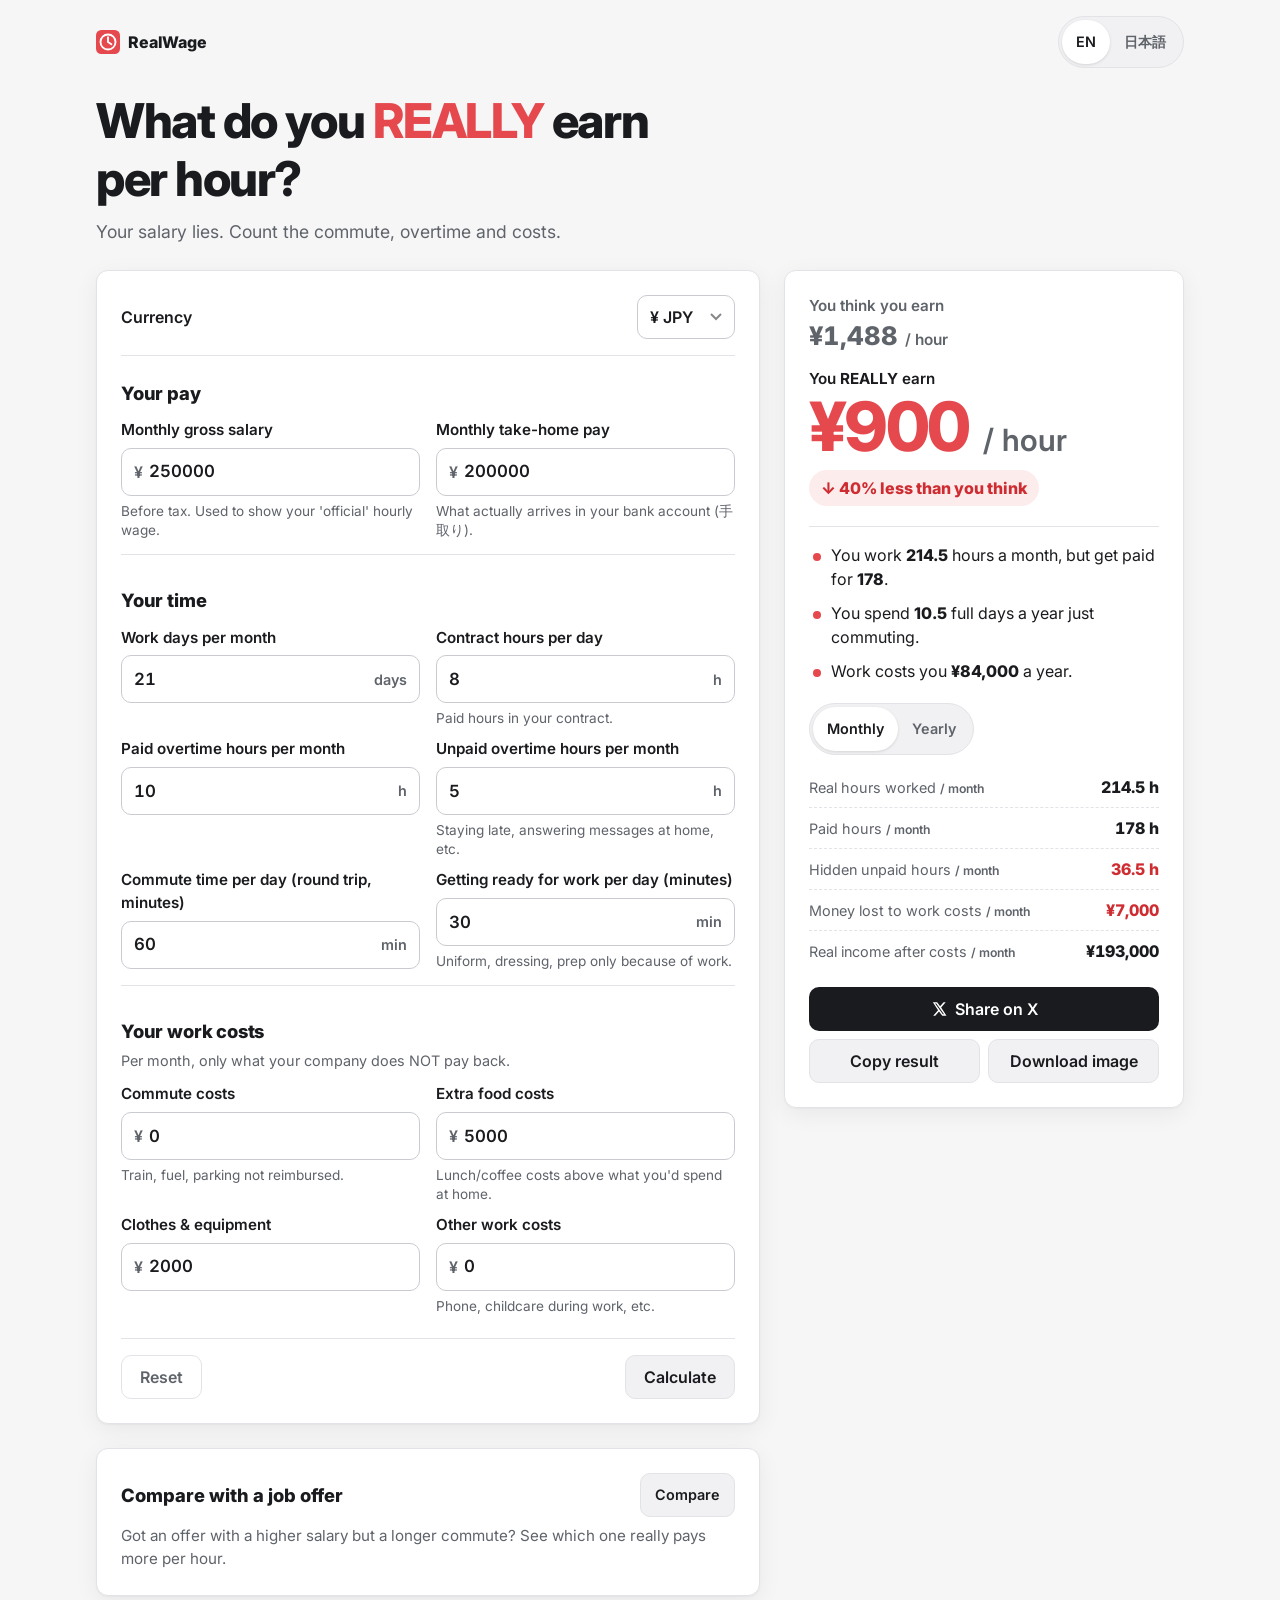
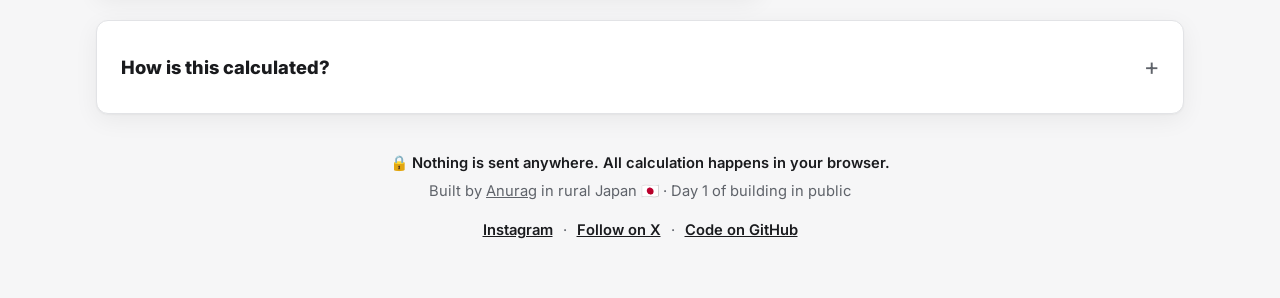
<file: index.html>
<!doctype html>
<html lang="en">
<head>
  <meta charset="utf-8">
  <meta name="viewport" content="width=device-width, initial-scale=1, viewport-fit=cover">
  <title>Real Hourly Wage Calculator</title>
  <meta name="description" content="Find out what you really earn per hour after commute, overtime and work costs.">
  <meta name="color-scheme" content="light dark">
  <meta name="theme-color" content="#ffffff" media="(prefers-color-scheme: light)">
  <meta name="theme-color" content="#111113" media="(prefers-color-scheme: dark)">
  <link rel="canonical" href="https://anuragsinghok.github.io/real-hourly-wage-calculator/">

  <!-- Open Graph / X (Twitter) -->
  <meta property="og:type" content="website">
  <meta property="og:site_name" content="RealWage">
  <meta property="og:title" content="What do you REALLY earn per hour?">
  <meta property="og:description" content="Your salary lies. Count the commute, overtime and costs.">
  <meta property="og:image" content="https://anuragsinghok.github.io/real-hourly-wage-calculator/og-image.png">
  <meta property="og:image:width" content="1200">
  <meta property="og:image:height" content="630">
  <meta property="og:image:alt" content="What do you REALLY earn per hour? Real Hourly Wage Calculator">
  <meta property="og:url" content="https://anuragsinghok.github.io/real-hourly-wage-calculator/">
  <meta name="twitter:card" content="summary_large_image">
  <meta name="twitter:site" content="@anurag_pov">
  <meta name="twitter:creator" content="@anurag_pov">
  <meta name="twitter:title" content="What do you REALLY earn per hour?">
  <meta name="twitter:description" content="Your salary lies. Count the commute, overtime and costs.">
  <meta name="twitter:image" content="https://anuragsinghok.github.io/real-hourly-wage-calculator/og-image.png">

  <link rel="icon" href="favicon.svg" type="image/svg+xml">
  <link rel="preconnect" href="https://fonts.googleapis.com">
  <link rel="preconnect" href="https://fonts.gstatic.com" crossorigin>
  <link href="https://fonts.googleapis.com/css2?family=Inter:wght@400;600;800&display=swap" rel="stylesheet">
  <link rel="stylesheet" href="style.css">

  <!-- Optional analytics (free, no cookies). Create a site at https://www.goatcounter.com,
       replace YOUR-CODE below, then uncomment:
  <script data-goatcounter="https://YOUR-CODE.goatcounter.com/count" async src="//gc.zgo.at/count.js"></script>
  -->
</head>
<body>
  <a class="skip-link" href="#calculator" data-i18n="skip">Skip to calculator</a>

  <header class="site-header">
    <div class="topbar">
      <span class="brand" aria-hidden="true">
        <img src="favicon.svg" alt="" width="24" height="24"> RealWage
      </span>
      <div class="lang-toggle" role="group" aria-label="Language / 言語">
        <button type="button" class="seg" data-lang="en" aria-pressed="true">EN</button>
        <button type="button" class="seg" data-lang="ja" aria-pressed="false" lang="ja">日本語</button>
      </div>
    </div>
    <h1 data-i18n="title">What do you <span class="accent">REALLY</span> earn per hour?</h1>
    <p class="subtitle" data-i18n="subtitle">Your salary lies. Count the commute, overtime and costs.</p>
  </header>

  <main id="calculator" class="layout">
    <form id="wage-form" class="card form-card" novalidate autocomplete="off">
      <div class="form-top">
        <label for="currency" class="currency-label" data-i18n="currency">Currency</label>
        <select id="currency" name="currency">
          <option value="JPY">¥ JPY</option>
          <option value="USD">$ USD</option>
          <option value="INR">₹ INR</option>
          <option value="EUR">€ EUR</option>
          <option value="GBP">£ GBP</option>
        </select>
      </div>
      <!-- Field sections are rendered by app.js from one schema (keeps EN/JA and the offer form in sync) -->
      <div id="main-fields"></div>
      <noscript><p class="notice">This calculator needs JavaScript to run. Nothing is sent anywhere; everything happens in your browser.</p></noscript>
      <div class="form-actions">
        <button type="button" id="reset-btn" class="btn btn-ghost" data-i18n="reset">Reset</button>
        <button type="submit" class="btn btn-secondary" data-i18n="calculate">Calculate</button>
      </div>
    </form>

    <div class="col-result">
      <section id="result-card" class="card result-card" aria-labelledby="result-heading">
        <h2 id="result-heading" class="visually-hidden" data-i18n="resultHeading">Your result</h2>

        <div id="result-message" class="notice" role="status" hidden></div>

        <div id="result-body">
          <div class="row-think">
            <span class="label" data-i18n="thinkLabel">You think you earn</span>
            <span class="value-think"><span id="advertised">¥1,488</span> <span class="per" data-i18n="perHour">/ hour</span></span>
          </div>
          <div class="row-real">
            <span class="label label-real" data-i18n-html="realLabel">You <strong>REALLY</strong> earn</span>
            <span class="value-real"><span id="real">¥900</span> <span class="per" data-i18n="perHour">/ hour</span></span>
          </div>
          <p id="diff" class="diff">↓ 40% less than you think</p>

          <ul class="facts">
            <li id="fact-hours">You work 214.5 hours a month, but get paid for 178.</li>
            <li id="fact-commute">You spend 10.5 full days a year just commuting.</li>
            <li id="fact-costs">Work costs you ¥84,000 a year.</li>
          </ul>

          <div class="period-toggle" role="group" aria-label="Period">
            <button type="button" class="seg" data-period="month" aria-pressed="true" data-i18n="monthly">Monthly</button>
            <button type="button" class="seg" data-period="year" aria-pressed="false" data-i18n="yearly">Yearly</button>
          </div>
          <dl class="stats" id="stats"></dl>

          <p id="result-warning" class="warning" hidden></p>
        </div>

        <div class="share-row">
          <button type="button" id="share-x" class="btn btn-primary">
            <svg aria-hidden="true" viewBox="0 0 24 24" width="16" height="16"><path fill="currentColor" d="M18.9 2H22l-6.8 7.8L23.2 22h-6.3l-4.9-6.4L6.4 22H3.3l7.3-8.3L2.8 2h6.4l4.4 5.9L18.9 2zm-1.1 18h1.7L7.9 3.9H6.1L17.8 20z"/></svg>
            <span data-i18n="shareX">Share on X</span>
          </button>
          <button type="button" id="copy-btn" class="btn btn-secondary" data-i18n="copy">Copy result</button>
          <button type="button" id="download-btn" class="btn btn-secondary" data-i18n="download">Download image</button>
        </div>
        <p id="copy-status" class="visually-hidden" role="status" aria-live="polite"></p>
      </section>
    </div>

    <!-- Compare with a job offer -->
    <section class="card compare-card" aria-labelledby="compare-heading">
      <div class="compare-head">
        <h2 id="compare-heading" data-i18n="compareTitle">Compare with a job offer</h2>
        <button type="button" id="compare-toggle" class="btn btn-secondary btn-sm" aria-expanded="false" aria-controls="compare-body" data-i18n="compareOpen">Compare</button>
      </div>
      <p class="muted" data-i18n="compareIntro">Got an offer with a higher salary but a longer commute? See which one really pays more per hour.</p>
      <div id="compare-body" hidden>
        <form id="offer-form" novalidate autocomplete="off">
          <div class="compare-copy">
            <button type="button" id="offer-copy" class="btn btn-ghost btn-sm" data-i18n="offerCopy">Copy my current numbers</button>
          </div>
          <div id="offer-fields"></div>
        </form>
        <div id="compare-result" class="compare-result" aria-live="polite"></div>
      </div>
    </section>
  </main>

  <section class="how card" aria-labelledby="how-heading">
    <details id="how">
      <summary><h2 id="how-heading" data-i18n="howTitle">How is this calculated?</h2></summary>
      <div class="how-body">
        <div data-i18n-html="howText"></div>
        <h3 data-i18n="howYours">With your numbers</h3>
        <table class="breakdown" id="breakdown"></table>
      </div>
    </details>
  </section>

  <footer class="site-footer">
    <p class="privacy">🔒 <span data-i18n="privacy">Nothing is sent anywhere. All calculation happens in your browser.</span></p>
    <p data-i18n-html="builtBy">Built by <a href="https://www.instagram.com/anurag_pov/" target="_blank" rel="noopener">Anurag</a> in rural Japan 🇯🇵 · Day 1 of building in public</p>
    <p class="links">
      <a href="https://www.instagram.com/anurag_pov/" target="_blank" rel="noopener">Instagram</a>
      <span aria-hidden="true">·</span>
      <a id="x-link" href="https://x.com/anurag_pov" target="_blank" rel="noopener" data-i18n="followX">Follow on X</a>
      <span aria-hidden="true">·</span>
      <a href="https://github.com/anuragsinghok/real-hourly-wage-calculator" target="_blank" rel="noopener" data-i18n="github">Code on GitHub</a>
    </p>
  </footer>

  <!-- Mobile-only sticky bar with the real hourly wage -->
  <a href="#result-card" id="sticky-bar" class="sticky-bar" aria-hidden="true" tabindex="-1">
    <span class="sticky-label" data-i18n="stickyLabel">Your real hourly wage</span>
    <span class="sticky-value"><span id="sticky-real">¥900</span><span class="per" data-i18n="perHourShort">/h</span> <span id="sticky-diff" class="sticky-diff">↓40%</span></span>
  </a>

  <script src="app.js"></script>
</body>
</html>
</file>
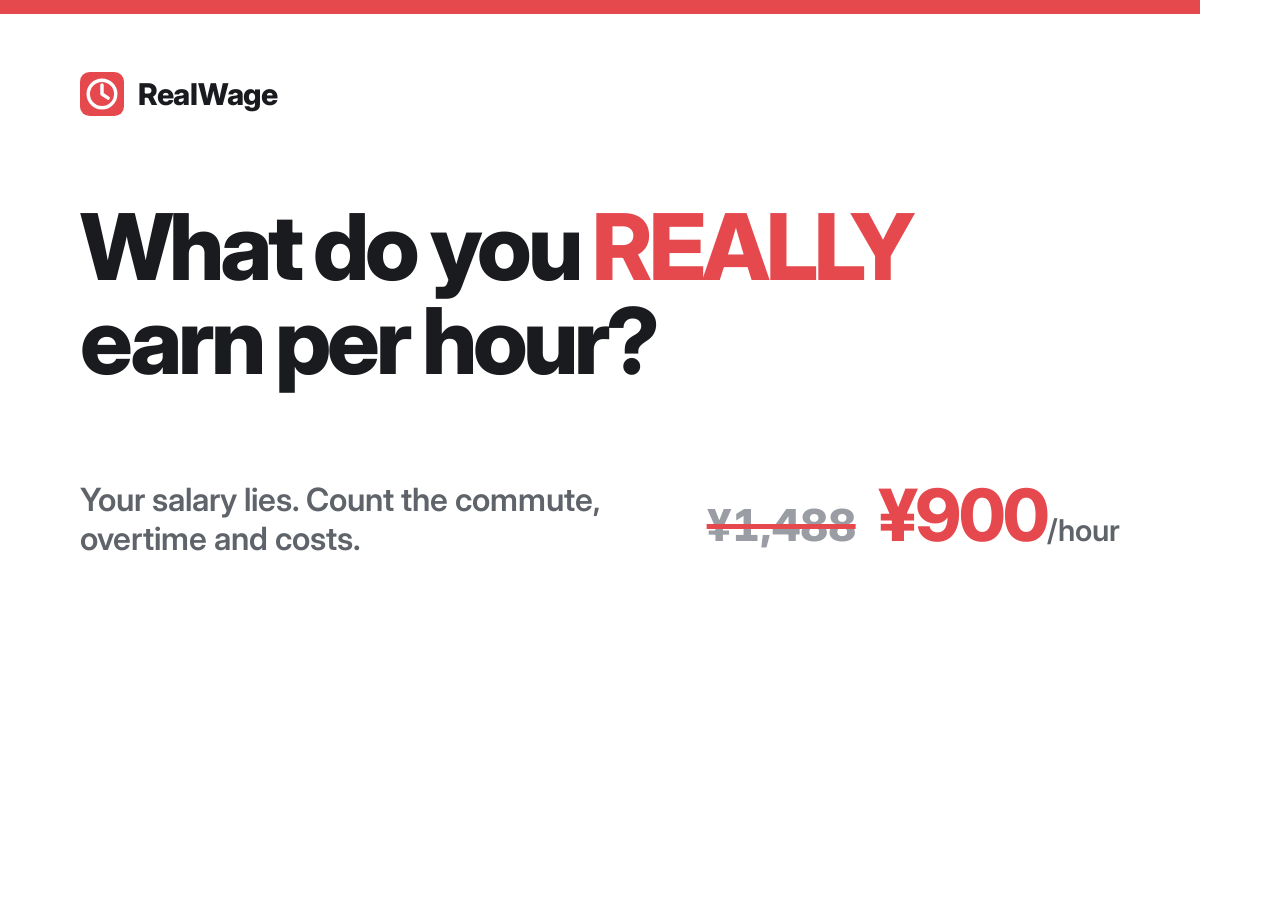
<file: og-image.html>
<!doctype html>
<html lang="en">
<head>
  <meta charset="utf-8">
  <title>RealWage OG image (1200×630)</title>
  <link href="https://fonts.googleapis.com/css2?family=Inter:wght@400;600;800&display=swap" rel="stylesheet">
  <!-- Screenshot this page at exactly 1200×630 to produce og-image.png -->
  <style>
    html, body { margin: 0; }
    body { width: 1200px; height: 630px; overflow: hidden; background: #ffffff; font-family: Inter, sans-serif; color: #1a1b1e; }
    .wrap { position: relative; box-sizing: border-box; height: 100%; padding: 72px 80px; display: flex; flex-direction: column; justify-content: space-between; }
    .bar { position: absolute; top: 0; left: 0; right: 0; height: 14px; background: #E5484D; }
    .brand { display: flex; align-items: center; gap: 14px; font-weight: 800; font-size: 30px; letter-spacing: -.01em; }
    h1 { margin: 0; font-size: 92px; line-height: 1.02; font-weight: 800; letter-spacing: -.045em; max-width: 1000px; }
    h1 span { color: #E5484D; }
    .row { display: flex; align-items: flex-end; justify-content: space-between; }
    .sub { font-size: 32px; font-weight: 600; color: #5f636a; }
    .compare { display: flex; align-items: baseline; gap: 22px; font-weight: 800; font-variant-numeric: tabular-nums; }
    .old { font-size: 44px; color: #9a9da3; text-decoration: line-through; text-decoration-color: #E5484D; text-decoration-thickness: 5px; }
    .new { font-size: 72px; color: #E5484D; letter-spacing: -.03em; }
    .new small { font-size: 30px; color: #5f636a; font-weight: 600; letter-spacing: 0; }
  </style>
</head>
<body>
  <div class="wrap">
    <div class="bar"></div>
    <div class="brand">
      <svg width="44" height="44" viewBox="0 0 64 64"><rect width="64" height="64" rx="14" fill="#E5484D"/><circle cx="32" cy="32" r="20" fill="none" stroke="#fff" stroke-width="5"/><path d="M32 19v13l9 6" fill="none" stroke="#fff" stroke-width="5" stroke-linecap="round" stroke-linejoin="round"/></svg>
      RealWage
    </div>
    <h1>What do you <span>REALLY</span> earn per hour?</h1>
    <div class="row">
      <div class="sub">Your salary lies. Count the commute,<br>overtime and costs.</div>
      <div class="compare"><span class="old">¥1,488</span><span class="new">¥900<small>/hour</small></span></div>
    </div>
  </div>
</body>
</html>
</file>
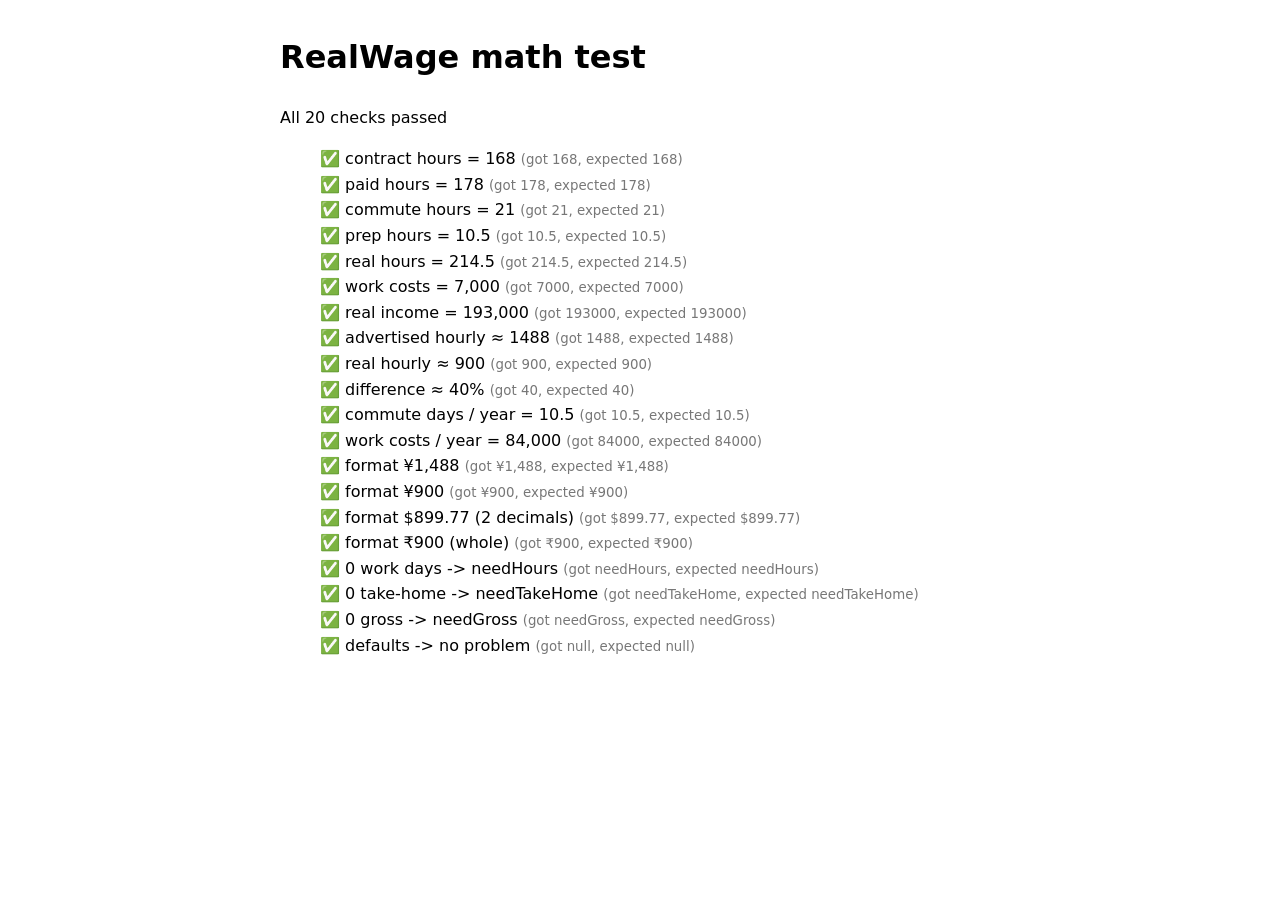
<file: test.html>
<!doctype html>
<html lang="en">
<head>
  <meta charset="utf-8">
  <meta name="viewport" content="width=device-width, initial-scale=1">
  <title>RealWage math test</title>
  <style>
    body { font-family: system-ui, sans-serif; max-width: 720px; margin: 32px auto; padding: 0 16px; line-height: 1.6; }
    li { list-style: none; } small { color: #777; } .fail { color: #c00; font-weight: 600; }
  </style>
</head>
<body>
  <h1>RealWage math test</h1>
  <p id="summary">Running…</p>
  <ul id="out"></ul>
  <script src="app.js"></script>
  <script src="test.js"></script>
</body>
</html>
</file>
<file: style.css>
/* Real Hourly Wage Calculator: light + dark via CSS variables */

:root {
  --bg: #f6f6f7;
  --surface: #ffffff;
  --surface-2: #f1f1f3;
  --text: #1a1b1e;
  --muted: #5f636a;          /* 5.9:1 on white */
  --border: #e2e3e6;
  --input-bg: #ffffff;
  --input-border: #c9cbd0;
  --accent: #E5484D;         /* the "real" number */
  --accent-text: #CE2C31;    /* darker red for small text, 4.9:1 on white */
  --accent-soft: #fdecec;
  --good: #1e7b45;
  --good-soft: #e6f6ec;
  --focus: #3b82f6;
  --shadow: 0 1px 2px rgba(16, 17, 20, .04), 0 6px 24px rgba(16, 17, 20, .06);
  --radius: 12px;
  --gutter: 16px;
  --sticky-h: 60px;
  color-scheme: light;
}

@media (prefers-color-scheme: dark) {
  :root {
    --bg: #111113;
    --surface: #1b1b1f;
    --surface-2: #232328;
    --text: #ededef;
    --muted: #a1a4ab;        /* 7:1 on surface */
    --border: #2e2e34;
    --input-bg: #151518;
    --input-border: #45454d;
    --accent: #ff6369;       /* brighter red keeps contrast on dark */
    --accent-text: #ff7b80;
    --accent-soft: #3b1618;
    --good: #4cc38a;
    --good-soft: #13291e;
    --focus: #6ea8ff;
    --shadow: 0 1px 2px rgba(0, 0, 0, .4), 0 8px 28px rgba(0, 0, 0, .35);
    color-scheme: dark;
  }
}

*, *::before, *::after { box-sizing: border-box; }

html { -webkit-text-size-adjust: 100%; scroll-behavior: smooth; }
@media (prefers-reduced-motion: reduce) { html { scroll-behavior: auto; } }

body {
  margin: 0;
  background: var(--bg);
  color: var(--text);
  font-family: Inter, "Hiragino Sans", "Noto Sans JP", system-ui, -apple-system, "Segoe UI", Roboto, sans-serif;
  font-weight: 400;
  font-size: 16px;
  line-height: 1.5;
  overflow-x: hidden;
}

h1, h2, h3 { line-height: 1.2; margin: 0; }
a { color: inherit; }
button, input, select { font: inherit; color: inherit; }

.visually-hidden {
  position: absolute !important;
  width: 1px; height: 1px;
  padding: 0; margin: -1px;
  overflow: hidden; clip: rect(0 0 0 0);
  white-space: nowrap; border: 0;
}

.skip-link {
  position: absolute; left: 8px; top: -60px;
  background: var(--text); color: var(--bg);
  padding: 0 14px; min-height: 44px; display: inline-flex; align-items: center;
  border-radius: 8px; z-index: 100;
  text-decoration: none; font-weight: 600;
}
.skip-link:focus { top: 8px; }

:focus-visible { outline: 3px solid var(--focus); outline-offset: 2px; }

.muted { color: var(--muted); }
.accent { color: var(--accent); }

/* ---------- Header ---------- */
.site-header {
  max-width: 1120px;
  margin: 0 auto;
  padding: 16px var(--gutter) 8px;
}
.topbar {
  display: flex; align-items: center; justify-content: space-between;
  gap: 12px; margin-bottom: 24px;
}
.brand { display: inline-flex; align-items: center; gap: 8px; font-weight: 800; letter-spacing: -.01em; }
.site-header h1 {
  font-size: clamp(1.9rem, 6vw, 3rem);
  font-weight: 800;
  letter-spacing: -.03em;
  max-width: 18ch;
}
:lang(ja) .site-header h1 { letter-spacing: -.01em; max-width: none; }
.subtitle { margin: 12px 0 0; color: var(--muted); font-size: 1.1rem; }

/* segmented toggles (language, period) */
.lang-toggle, .period-toggle {
  display: inline-flex;
  background: var(--surface-2);
  border: 1px solid var(--border);
  border-radius: 999px;
  padding: 3px;
}
.seg {
  border: 0; background: transparent; cursor: pointer;
  min-height: 44px; min-width: 44px;
  padding: 0 14px; border-radius: 999px;
  font-weight: 600; font-size: .9rem; color: var(--muted);
}
.seg[aria-pressed="true"] { background: var(--surface); color: var(--text); box-shadow: 0 1px 3px rgba(0,0,0,.12); }

/* ---------- Layout ---------- */
.layout {
  max-width: 1120px;
  margin: 0 auto;
  padding: 16px var(--gutter);
  display: grid;
  grid-template-columns: minmax(0, 1fr);
  gap: 16px;
}
.layout > * { min-width: 0; }

/* Mobile order: form, result, compare. Desktop: form + compare left, sticky result right. */
@media (min-width: 768px) {
  .layout {
    grid-template-columns: minmax(0, 1fr) minmax(300px, 400px);
    grid-template-areas: "form result" "compare result";
    align-items: start;
    gap: 24px;
  }
  .form-card { grid-area: form; }
  .compare-card { grid-area: compare; }
  .col-result { grid-area: result; position: sticky; top: 16px; }
}

.card {
  background: var(--surface);
  border: 1px solid var(--border);
  border-radius: var(--radius);
  box-shadow: var(--shadow);
  padding: 20px;
}
@media (min-width: 768px) { .card { padding: 24px; } }

/* ---------- Form ---------- */
.form-top {
  display: flex; align-items: center; justify-content: space-between; gap: 12px;
  padding-bottom: 16px; margin-bottom: 8px; border-bottom: 1px solid var(--border);
}
.currency-label { font-weight: 600; }
select {
  min-height: 44px;
  padding: 0 36px 0 12px;
  border: 1px solid var(--input-border);
  border-radius: 10px;
  background: var(--input-bg) url("data:image/svg+xml,%3Csvg xmlns='http://www.w3.org/2000/svg' width='12' height='8' viewBox='0 0 12 8'%3E%3Cpath fill='none' stroke='%23888' stroke-width='2' d='M1 1l5 5 5-5'/%3E%3C/svg%3E") no-repeat right 12px center;
  appearance: none; -webkit-appearance: none;
  font-weight: 600; cursor: pointer;
}

.section { border: 0; padding: 0; margin: 0; min-width: 0; }
.section + .section { margin-top: 8px; padding-top: 16px; border-top: 1px solid var(--border); }
.section legend {
  padding: 16px 0 4px; font-weight: 800; font-size: 1.15rem; letter-spacing: -.01em;
  float: left; width: 100%;
}
.section legend + * { clear: both; }
.section-note { margin: 0 0 4px; color: var(--muted); font-size: .9rem; }

.fields {
  display: grid;
  grid-template-columns: minmax(0, 1fr);
  gap: 4px 16px;
  padding-top: 8px;
}
@media (min-width: 560px) { .fields { grid-template-columns: repeat(2, minmax(0, 1fr)); } }

.field { display: flex; flex-direction: column; gap: 6px; min-width: 0; padding-bottom: 6px; }
.field label { font-weight: 600; font-size: .95rem; }
.help { margin: 0; color: var(--muted); font-size: .85rem; line-height: 1.4; }
.error { margin: 0; color: var(--accent-text); font-size: .85rem; font-weight: 600; min-height: 0; }
.error:empty { display: none; }

.input-wrap {
  display: flex; align-items: center;
  background: var(--input-bg);
  border: 1px solid var(--input-border);
  border-radius: 10px;
  min-height: 48px;
  transition: border-color .15s, box-shadow .15s;
  order: 1;
}
.field label { order: 0; }
.field .input-wrap { order: 1; }
.field .error { order: 2; }
.field .help { order: 3; }

.input-wrap:focus-within { border-color: var(--focus); box-shadow: 0 0 0 3px color-mix(in srgb, var(--focus) 25%, transparent); }
.input-wrap:has(input[aria-invalid="true"]) { border-color: var(--accent-text); }
.input-wrap input {
  flex: 1; min-width: 0; width: 100%;
  border: 0; background: transparent; outline: none;
  padding: 10px 12px;
  font-size: 1.05rem; font-weight: 600;
  font-variant-numeric: tabular-nums;
  -moz-appearance: textfield;
}
.input-wrap input::-webkit-outer-spin-button,
.input-wrap input::-webkit-inner-spin-button { -webkit-appearance: none; margin: 0; }
.prefix, .suffix { color: var(--muted); font-weight: 600; user-select: none; white-space: nowrap; }
.prefix { padding-left: 12px; margin-right: -6px; }
.suffix { padding-right: 12px; font-size: .9rem; }

.form-actions { display: flex; justify-content: space-between; gap: 12px; margin-top: 16px; padding-top: 16px; border-top: 1px solid var(--border); }

/* ---------- Buttons ---------- */
.btn {
  display: inline-flex; align-items: center; justify-content: center; gap: 8px;
  min-height: 44px; padding: 0 18px;
  border-radius: 10px; border: 1px solid transparent;
  font-weight: 600; cursor: pointer; text-decoration: none;
  transition: background-color .15s, border-color .15s, transform .05s;
}
.btn:active { transform: translateY(1px); }
.btn:disabled { opacity: .5; cursor: not-allowed; }
.btn-primary { background: var(--text); color: var(--surface); }
.btn-primary:hover:not(:disabled) { opacity: .9; }
.btn-secondary { background: var(--surface-2); border-color: var(--border); }
.btn-secondary:hover:not(:disabled) { border-color: var(--input-border); }
.btn-ghost { background: transparent; border-color: var(--border); color: var(--muted); }
.btn-ghost:hover { color: var(--text); border-color: var(--input-border); }
.btn-sm { min-height: 44px; padding: 0 14px; font-size: .9rem; }
.btn.is-done { background: var(--good-soft); color: var(--good); border-color: transparent; }

/* ---------- Result card ---------- */
.result-card { display: flex; flex-direction: column; gap: 16px; }
.result-card .label { display: block; color: var(--muted); font-weight: 600; font-size: .95rem; }
.value-think { font-size: 1.6rem; font-weight: 800; color: var(--muted); font-variant-numeric: tabular-nums; }
.row-real { margin-top: 12px; }
.label-real { color: var(--text) !important; }
.value-real {
  display: block;
  font-size: clamp(3rem, 14vw, 4.25rem);
  font-weight: 800; letter-spacing: -.04em; line-height: 1.05;
  color: var(--accent); font-variant-numeric: tabular-nums;
  overflow-wrap: anywhere;
}
.per { font-size: .45em; font-weight: 600; color: var(--muted); letter-spacing: 0; }
.value-think .per { font-size: .6em; }
.diff {
  display: inline-block; margin: 8px 0 0;
  padding: 6px 12px; border-radius: 999px;
  font-weight: 800; font-size: 1rem;
}
.diff.is-less { background: var(--accent-soft); color: var(--accent-text); }
.diff.is-more { background: var(--good-soft); color: var(--good); }
.diff.is-same { background: var(--surface-2); color: var(--muted); }

.facts { list-style: none; margin: 20px 0 0; padding: 16px 0 0; border-top: 1px solid var(--border); display: grid; gap: 10px; }
.facts li { padding-left: 22px; position: relative; }
.facts li::before { content: ""; position: absolute; left: 4px; top: .6em; width: 8px; height: 8px; border-radius: 50%; background: var(--accent); }
.facts b { font-weight: 800; }

.period-toggle { margin-top: 20px; }
.stats { margin: 12px 0 0; display: grid; gap: 0; }
.stat { display: flex; justify-content: space-between; align-items: baseline; gap: 12px; padding: 8px 0; border-bottom: 1px dashed var(--border); }
.stat:last-child { border-bottom: 0; }
.stat dt { color: var(--muted); font-size: .9rem; }
.stat dt .per { font-size: .85em; }
.stat dd { margin: 0; font-weight: 800; font-variant-numeric: tabular-nums; white-space: nowrap; }
.stat dd.is-bad { color: var(--accent-text); }

.notice {
  margin: 0; padding: 14px 16px; border-radius: 10px;
  background: var(--surface-2); border: 1px solid var(--border);
  font-weight: 600;
}
.warning { margin: 12px 0 0; padding: 12px 14px; border-radius: 10px; background: var(--accent-soft); color: var(--accent-text); font-weight: 600; }

.share-row { display: grid; grid-template-columns: 1fr 1fr; gap: 8px; }
.share-row #share-x { grid-column: 1 / -1; }

/* ---------- Compare ---------- */
.compare-head { display: flex; align-items: center; justify-content: space-between; gap: 12px; }
.compare-head h2 { font-size: 1.15rem; font-weight: 800; }
.compare-card > .muted { margin: 8px 0 0; font-size: .95rem; }
#compare-body { margin-top: 12px; }
.compare-copy { display: flex; justify-content: flex-end; }
.compare-result { margin-top: 16px; padding-top: 16px; border-top: 1px solid var(--border); }
.compare-table { width: 100%; border-collapse: collapse; font-variant-numeric: tabular-nums; table-layout: fixed; }
.compare-table th, .compare-table td { padding: 8px 6px; text-align: right; border-bottom: 1px solid var(--border); overflow-wrap: anywhere; }
.compare-table th[scope="row"] { text-align: left; color: var(--muted); font-weight: 600; font-size: .9rem; width: 40%; }
.compare-table thead th { font-size: .9rem; }
.compare-table thead th.win { color: var(--good); }
.compare-table thead th.win::after { content: " ✓"; }
.compare-table tr.is-real td { color: var(--accent); font-weight: 800; font-size: 1.1rem; }
.verdict { margin: 12px 0 0; padding: 12px 14px; border-radius: 10px; font-weight: 600; }
.verdict.is-better { background: var(--good-soft); color: var(--good); }
.verdict.is-worse { background: var(--accent-soft); color: var(--accent-text); }
.verdict.is-same { background: var(--surface-2); }

/* ---------- How it's calculated ---------- */
.how { margin: 8px max(var(--gutter), calc((100% - 1120px) / 2 + var(--gutter))) 0; }
.how summary { cursor: pointer; list-style: none; display: flex; align-items: center; justify-content: space-between; min-height: 44px; }
.how summary::-webkit-details-marker { display: none; }
.how summary::after { content: "+"; font-size: 1.5rem; font-weight: 400; color: var(--muted); }
.how details[open] summary::after { content: "-"; }
.how summary h2 { font-size: 1.15rem; font-weight: 800; display: inline; }
.how-body { padding-top: 8px; }
.how-body ol { padding-left: 1.25rem; margin: 8px 0; display: grid; gap: 8px; }
.how-body h3 { font-size: 1rem; font-weight: 800; margin: 20px 0 8px; }
.breakdown { width: 100%; border-collapse: collapse; font-variant-numeric: tabular-nums; font-size: .92rem; }
.breakdown th, .breakdown td { padding: 8px 6px; border-bottom: 1px solid var(--border); vertical-align: top; }
.breakdown th { text-align: left; font-weight: 600; }
.breakdown td.calc { color: var(--muted); overflow-wrap: anywhere; }
.breakdown td.num { text-align: right; font-weight: 600; white-space: nowrap; }
.breakdown tr.is-total th, .breakdown tr.is-total td.num { font-weight: 800; }
.breakdown tr.is-real td.num { color: var(--accent); }
@media (max-width: 559px) {
  .breakdown td.calc { display: none; }
}

/* ---------- Footer ---------- */
.site-footer {
  max-width: 1120px; margin: 0 auto;
  padding: 32px var(--gutter) 40px;
  text-align: center; color: var(--muted); font-size: .92rem;
}
.site-footer p { margin: 6px 0; }
.site-footer .privacy { color: var(--text); font-weight: 600; }
.site-footer .links a { display: inline-flex; align-items: center; min-height: 44px; padding: 0 6px; font-weight: 600; color: var(--text); }

/* ---------- Mobile sticky bar ---------- */
.sticky-bar { display: none; }
@media (max-width: 767px) {
  .sticky-bar {
    position: fixed; left: 0; right: 0; bottom: 0; z-index: 50;
    display: flex; align-items: center; justify-content: space-between; gap: 12px;
    min-height: var(--sticky-h);
    padding: 8px var(--gutter) calc(8px + env(safe-area-inset-bottom));
    background: var(--surface);
    border-top: 1px solid var(--border);
    box-shadow: 0 -4px 20px rgba(0, 0, 0, .08);
    text-decoration: none; color: var(--text);
    transition: transform .2s ease;
  }
  .sticky-bar.is-hidden { transform: translateY(110%); }
  .sticky-label { font-size: .85rem; font-weight: 600; color: var(--muted); }
  .sticky-value { font-weight: 800; font-size: 1.35rem; color: var(--accent); font-variant-numeric: tabular-nums; white-space: nowrap; }
  .sticky-value .per { font-size: .7em; }
  .sticky-diff { font-size: .8rem; font-weight: 800; color: var(--accent-text); background: var(--accent-soft); padding: 2px 8px; border-radius: 999px; vertical-align: middle; }
  /* room so the bar never covers the footer */
  body { padding-bottom: calc(var(--sticky-h) + env(safe-area-inset-bottom)); }
}
@media (prefers-reduced-motion: reduce) { .sticky-bar { transition: none; } }
</file>
